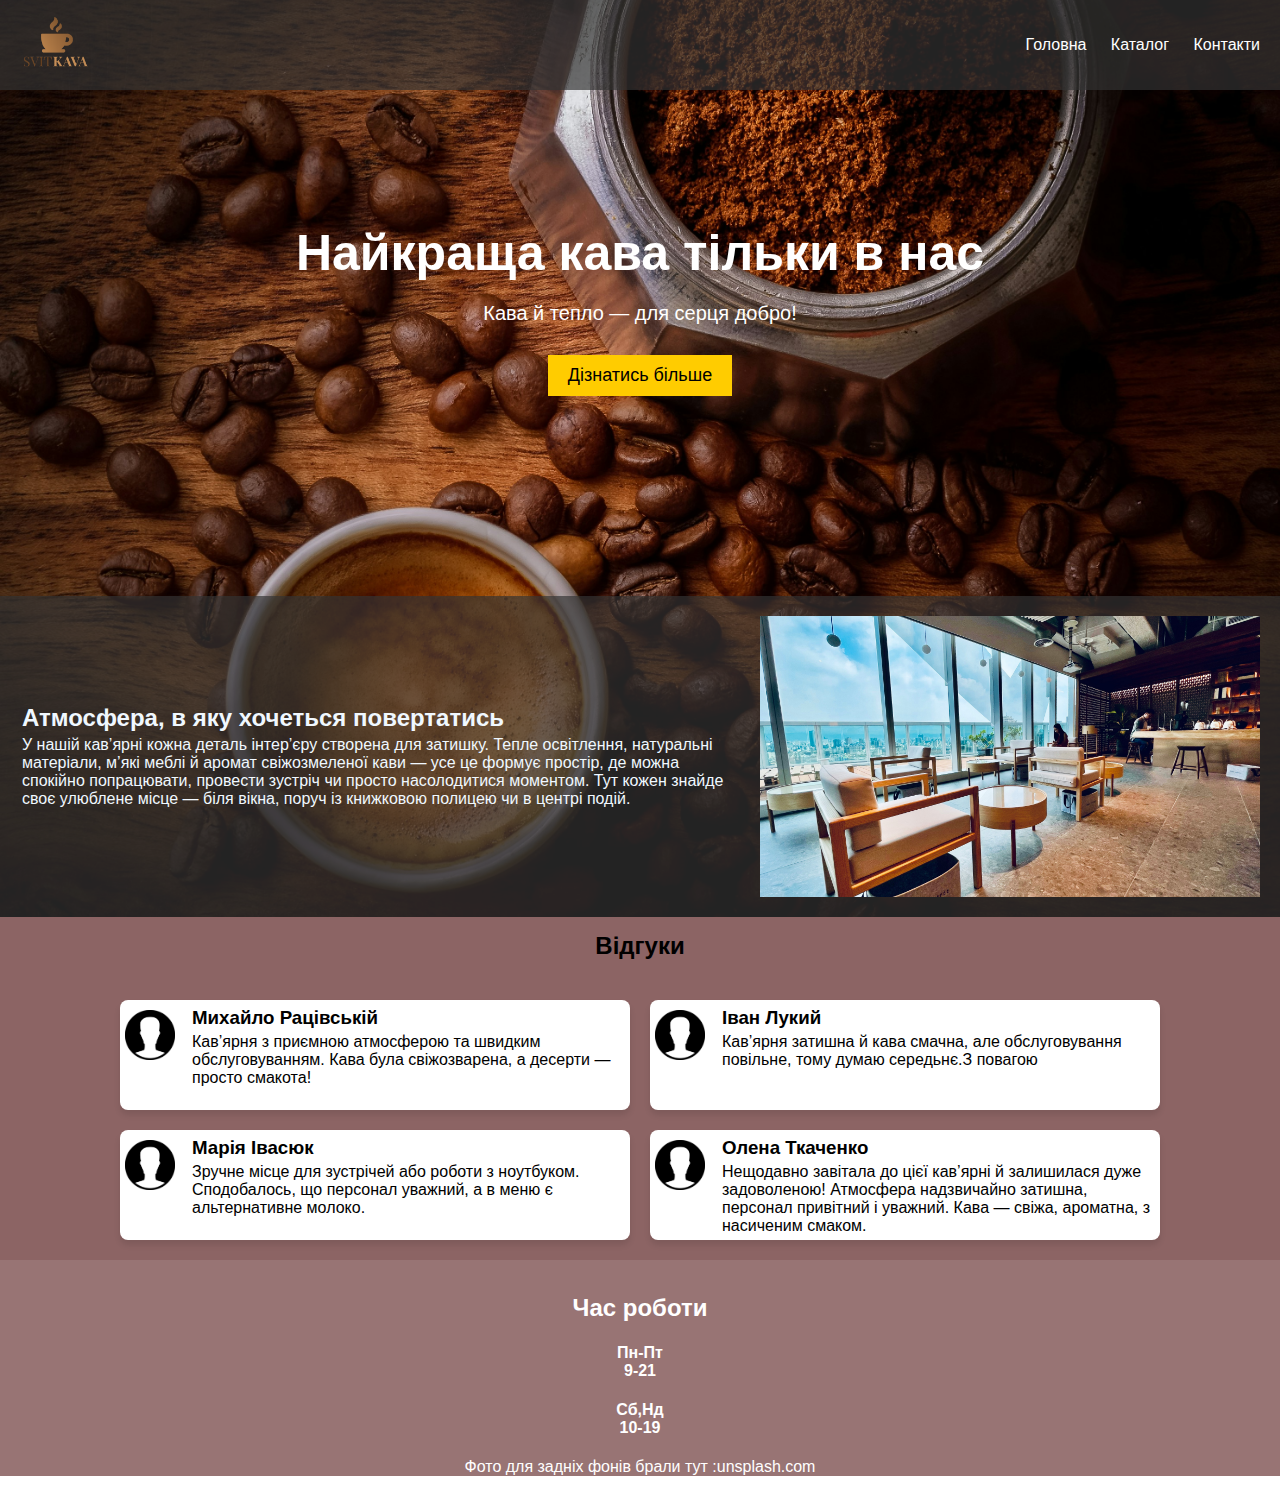
<file: index.html>
<!DOCTYPE html>
<html lang="en">

<head>
    <meta charset="UTF-8">
    <meta name="viewport" content="width=device-width, initial-scale=1.0">
    <title>svitkava</title>
    <link rel="stylesheet" href="./index.css">
</head>

<body>
    <div class="header">

        <nav class="navbar">
            <img src="./images/logo.png" alt="Логотип" class="logo">
            <div class="buttons">
                <a href="./index.html">Головна</a>
                <a href="./catalog.html">Каталог</a>
                <a href="./contact.html">Контакти</a>
            </div>

        </nav>

        <div class="hero">
            <h1>Найкраща кава тільки в нас</h1>
            <p>Кава й тепло — для серця добро!</p>
            <button>Дізнатись більше</button>
        </div>
        <div class="container">
            <div class="text">
                <h2>Атмосфера, в яку хочеться повертатись</h2>
                <p>У нашій кав’ярні кожна деталь інтер’єру створена для затишку. Тепле освітлення, натуральні матеріали, м’які меблі й аромат свіжозмеленої кави — усе це формує простір, де можна спокійно попрацювати, провести зустріч чи просто насолодитися моментом. Тут кожен знайде своє улюблене місце — біля вікна, поруч із книжковою полицею чи в центрі подій.</p>
            </div>
            <div class="image">
                <img src="./images/interior.jpg" alt="Приклад зображення">
            </div>
        </div>
    </div>
    <main>


        <div class="vidgyk">
            <h2 class="vidstup">Відгуки</h2>

            <div class="revuse">

                <div class="item">
                    <img src="./images/avatar.jpg" alt="">
                    <div class="text">
                        <h3>Михайло Рацівській</h3>
                        <p> Кав’ярня з приємною атмосферою та швидким обслуговуванням. Кава була свіжозварена, а десерти
                            — просто смакота!

                        </p>
                    </div>
                </div>

                <div class="item">
                    <img src="./images/avatar.jpg" alt="">
                    <div class="text">
                        <h3>Іван Лукий</h3>
                        <p> Кав’ярня затишна й кава смачна, але обслуговування повільне, тому думаю середьнє.З повагою

                        </p>
                    </div>
                </div>

                <div class="item">
                    <img src="./images/avatar.jpg" alt="">
                    <div class="text">
                        <h3>Марія Івасюк</h3>
                        <p>Зручне місце для зустрічей або роботи з ноутбуком. Сподобалось, що персонал уважний, а в меню
                            є альтернативне молоко.</p>
                    </div>
                </div>

                <div class="item">
                    <img src="./images/avatar.jpg" alt="">
                    <div class="text">
                        <h3>Олена Ткаченко</h3>
                        <p>Нещодавно завітала до цієї кав’ярні й залишилася дуже задоволеною! Атмосфера надзвичайно затишна, персонал привітний і уважний. Кава — свіжа, ароматна, з насиченим смаком.
                        </p>
                    </div>
                </div>

            </div>

        </div>

    </main>
<footer>
   <div class="footer">
            <div class="gy">
                <div class="tyu">
                <h2>Час роботи</h2>
                <h4>Пн-Пт<br>
                9-21</h4>
                
                <h4>Сб,Нд<br>
                10-19</h4>
                <p>Фото для задніх фонів брали тут :unsplash.com</p>
                </div>
            </div>
       
        
       
       
    </div>
</footer>

</body>

</html>
</file>
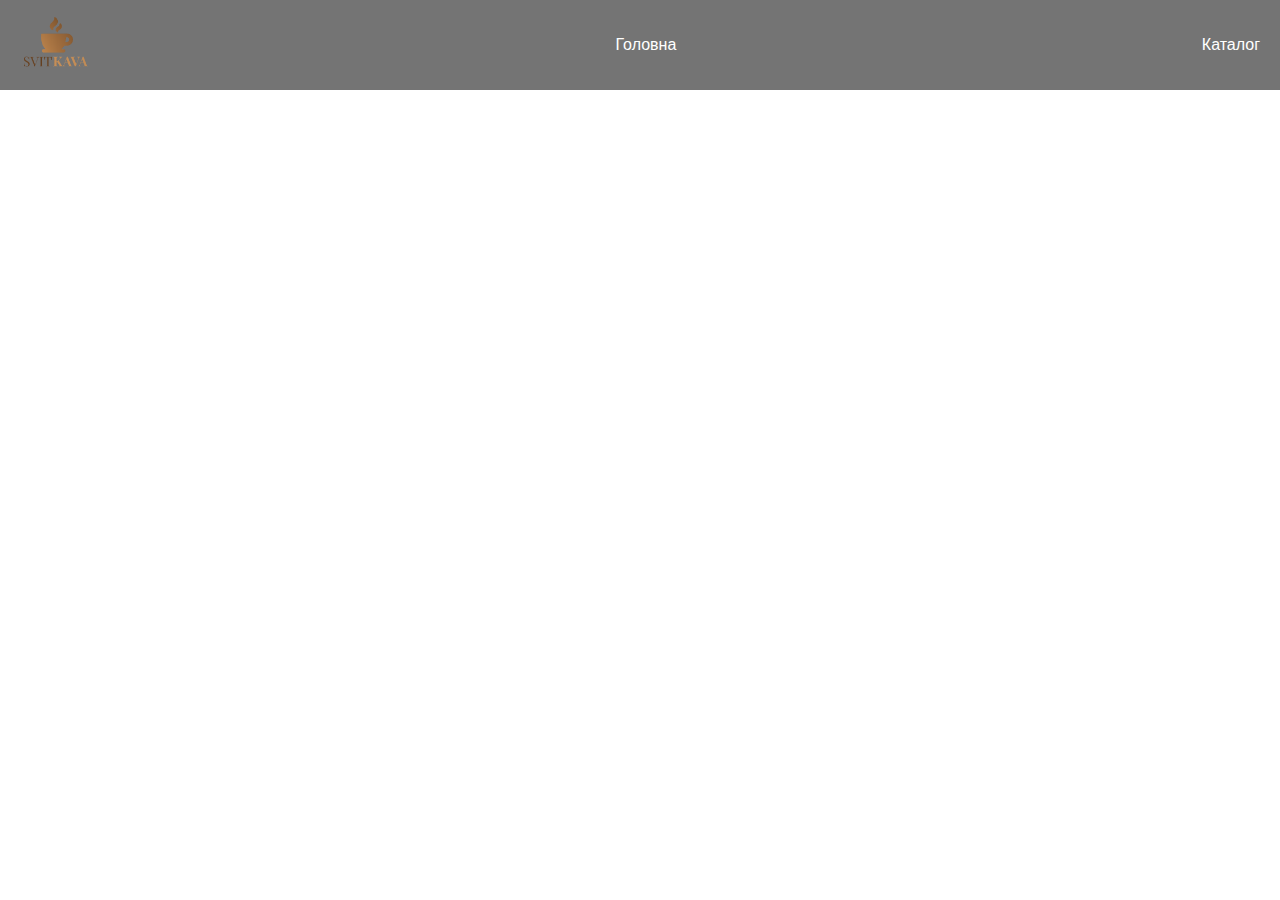
<file: catalog.html>
<!DOCTYPE html>
<html lang="en">

<head>
    <meta charset="UTF-8">
    <meta name="viewport" content="width=device-width, initial-scale=1.0">
    <title>Document</title>
    <link rel="stylesheet" href="./index.css">
    <link rel="stylesheet" href="./catalog.css">
</head>

<body>
    <nav class="navbar">
        <img src="./images/logo.png" alt="Логотип" class="logo">
        <a href="./index.html">Головна</a>
        <a href="./catalog.html">Каталог</a>
    </nav>

</body>

</html>
</file>
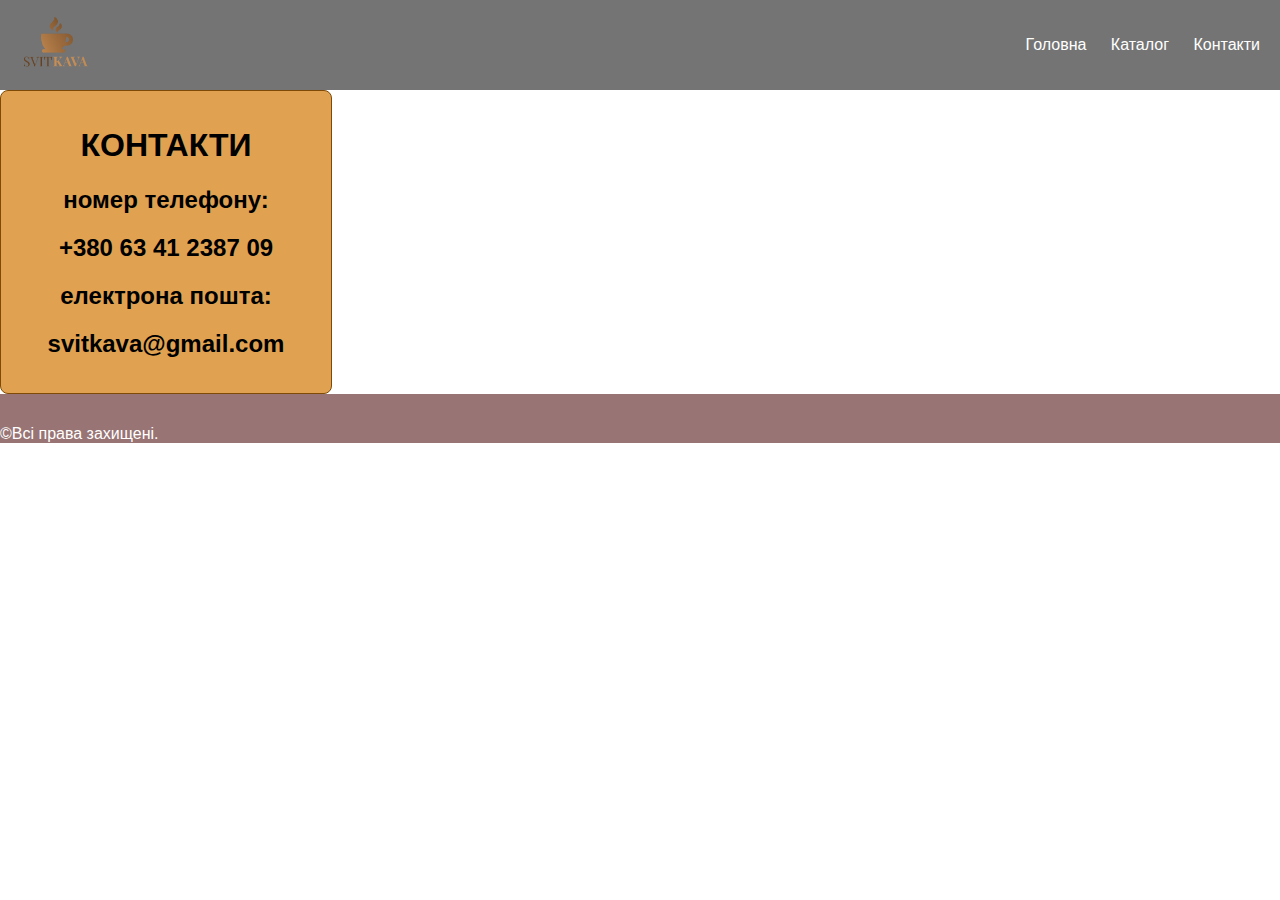
<file: contact.html>
<!DOCTYPE html>
<html lang="en">

<head>
    <meta charset="UTF-8">
    <meta name="viewport" content="width=device-width, initial-scale=1.0">
    <title>Document</title>
    <link rel="stylesheet" href="./index.css">
    <link rel="stylesheet" href="./contact.css">
</head>

<body>
    <nav class="navbar">
        <img src="./images/logo.png" alt="Логотип" class="logo">
        <div class="buttons">
            <a href="./index.html">Головна</a>
            <a href="./catalog.html">Каталог</a>
            <a href="./contact.html">Контакти</a>
        </div>

    </nav>
    <main class="contacts">
        <div class="contact">
            <h1>КОНТАКТИ</h1>
            <h2>номер телефону:</h2>
            <h2>+380 63 41 2387 09</h2>
            <h2>електрона пошта:</h2>
            <h2>svitkava@gmail.com</h2>

        </div>
    </main>
    
</body>
<footer>
        <p>©Всі права захищені.</p>
    </footer>
</html>
</file>
<file: index.css>
body {
    margin: 0;
    font-family: Arial, sans-serif;
}

/* Стилізація навігації */
.navbar {
    display: flex;
    align-items: center;      /* вертикальне вирівнювання */
    justify-content: space-between; /* простір між логотипом і посиланнями */
    /* background-color: #ff7700; */
    padding: 10px 20px;
}

/* Логотип */
.logo {
    height: 40px;
}

/* Посилання */
.navbar a {
    color: rgb(255, 255, 255);
    text-decoration: none;
    margin-left: 20px;
    font-size: 16px;
    transition: color 0.3s;
}

/* Ховер ефект */
.navbar a:hover {
    color: #000000;
}


/* Загальні стилі */
body {
    margin: 0;
    font-family: Arial, sans-serif;
}

/* Контейнер для навігації та hero */
.header {
    display: flex;
    flex-direction: column; /* Вирівнюємо по вертикалі */
    background-image: url('./images/bg.jpg'); /* Тут можна замінити на своє зображення */
    background-size: cover;
    background-position: center;
}

/* Навігація */
.navbar {
    display: flex;
    align-items: center;
    justify-content: space-between;
    background-color: #333333ae;
    padding: 10px 20px;
}

/* Логотип */
.logo {
    height: 70px;
}

/* Посилання в навігації */
.navbar a {
    color: white;
    text-decoration: none;
    margin-left: 20px;
    font-size: 16px;
    transition: color 0.3s;
}

/* Ховер ефект для посилань */
.navbar a:hover {
    color: #ffcc00;
}

/* Hero секція */
.hero {
    margin-bottom: 100px;
    color: white;
    text-align: center;
    padding: 100px 20px; /* відступи для кращого вигляду */
}

.hero h1 {
    font-size: 50px;
    margin-bottom: 20px;
}

.hero p {
    font-size: 20px;
    margin-bottom: 30px;
}

.hero button {
    padding: 10px 20px;
    font-size: 18px;
    background-color: #ffcc00;
    border: none;
    cursor: pointer;
    transition: background-color 0.3s;
}

/* Ховер для кнопки */
.hero button:hover {
    background-color: #ff9900;
}


h2{
    text-align: center;
}

.item img{
    width: 50px;
    margin-top: 5px;
}

.item{
    display: flex;
    align-items: flex-start;
    justify-content: center;
    width: 500px;
    gap: 15px;
    border-radius: 8px;
  box-shadow: 0 5px 6px rgba(0, 0, 0, 0.1); /* легка тінь */
  padding: 5px;
  background-color: #ffffff;
  height: 100px;
}

.text{
   display: flex;
    align-items: flex-start;
    justify-content: center;
    flex-direction: column; 
}

.text>*{
    margin: 2px;
}

.revuse{
    padding: 20px;
     display: flex;
    align-items: center;
    justify-content: center;
    flex-wrap: wrap;
    gap: 20px;
}

.vidgyk{
    background-color: #571c1cae;

}

.vidstup{
    margin-top:0 ;
    padding-top: 15px;
}

.container {
      display: flex;
      align-items: center;
      justify-content: space-between;
      gap: 30px;
      margin: 0 auto;
      padding: 20px;
      background-color:#333333ae;
      color: aliceblue;
      
     
    }

    .image {
      flex-shrink: 0;
    }

    .image img {
      max-width: 500px;
      height: auto;
      display: block;
    }

   
    

    footer{
      background-color:  #571c1c9c;
        margin-top:0 ;
       padding-top: 15px;
       color:  #ffffff;
    }

.footer{
   
}

.tyu{
    text-align: center;
}
</file>
<file: catalog.css>
nav{
    
}
</file>
<file: contact.css>
.contact {
    width: 300px;
    border: 1px solid #7e4a05;
    padding: 15px;
    border-radius: 8px;
    background-color: #e0a251;
    text-align: center;
}
</file>
